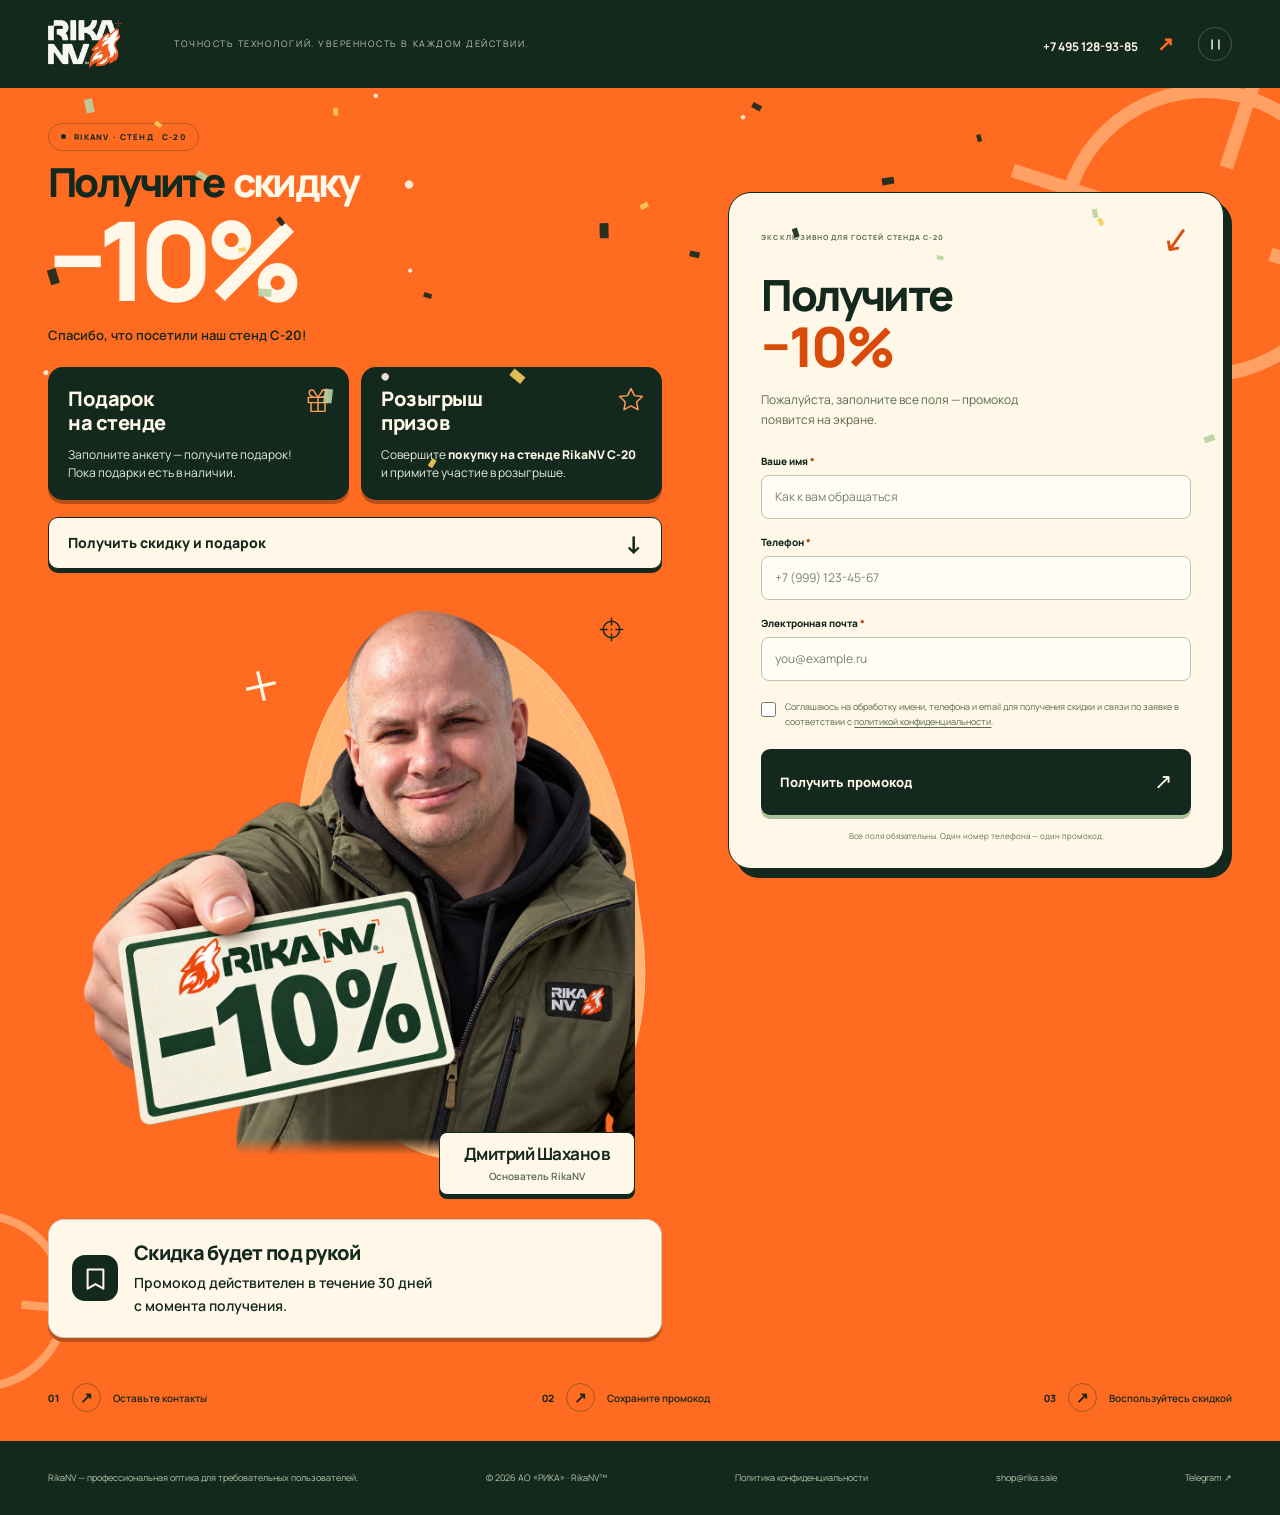
<file: index.html>
<!doctype html>
<html lang="ru">
<head>
  <meta charset="utf-8">
  <meta name="viewport" content="width=device-width, initial-scale=1">
  <meta name="theme-color" content="#ff6b21">
  <meta name="description" content="Скидка 10% от RikaNV для гостей стенда C-20. Заполните анкету и получите промокод, действительный в течение 30 дней с момента получения. Заполните анкету — получите подарок, пока подарки есть в наличии.">
  <title>Скидка −10% для гостей стенда C-20 — RikaNV</title>
  <link rel="icon" href="assets/logo.webp" type="image/webp">
  <link rel="stylesheet" href="assets/fonts.css">
  <link rel="stylesheet" href="celebration.css?v=reticle-v2">
  <link rel="stylesheet" href="founder.css?v=stand-c20-v14">
  <script src="config.js" defer></script>
  <script src="app.js?v=receipt-month-v13" defer></script>
  <script src="celebrate.js?v=fresh-v4" defer></script>
</head>
<body>
  <a class="skip" href="#discount">Перейти к форме</a>
  <div class="masthead"><header class="header"><a class="brand" href="#top" aria-label="RikaNV — начало страницы"><img src="assets/logo.webp" width="76" height="50" alt="RikaNV"></a><span class="header-note">ТОЧНОСТЬ ТЕХНОЛОГИЙ. УВЕРЕННОСТЬ В КАЖДОМ ДЕЙСТВИИ.</span><a class="header-phone" href="tel:+74951289385">+7 495 128-93-85 <span aria-hidden="true">↗︎</span></a><button class="motion-toggle" id="motion-toggle" type="button" aria-label="Остановить анимацию" aria-pressed="false" title="Остановить анимацию"><svg viewBox="0 0 20 20" aria-hidden="true"><path class="pause-symbol" d="M6 4v12M14 4v12"/><path class="play-symbol" d="m7 4 8 6-8 6Z"/></svg></button></header></div>
  <main id="top"><canvas id="confetti" aria-hidden="true"></canvas><div class="ambient-star ambient-star-one" aria-hidden="true"><svg class="reticle" viewBox="0 0 100 100" focusable="false"><circle cx="50" cy="50" r="33"/><path d="M50 3v31M50 66v31M3 50h31M66 50h31"/><circle class="reticle-dot" cx="50" cy="50" r="3.5"/></svg></div><div class="ambient-star ambient-star-two" aria-hidden="true"><svg class="reticle" viewBox="0 0 100 100" focusable="false"><circle cx="50" cy="50" r="33"/><path d="M50 3v31M50 66v31M3 50h31M66 50h31"/><circle class="reticle-dot" cx="50" cy="50" r="3.5"/></svg></div>
    <section class="hero" aria-labelledby="hero-title">
      <div class="hero-copy">
        <p class="eyebrow welcome-label"><span class="live-dot"></span> RIKANV · СТЕНД <span class="stand-number">C-20</span></p>
        <h1 id="hero-title"><span class="hooray">Получите <span class="hooray-accent">скидку</span></span><span class="hero-subtitle"><strong>−10%</strong></span></h1>
        <p class="stand-thanks">Спасибо, что посетили наш стенд <b class="stand-number">C-20</b>!</p>
        <div class="hero-perks" aria-label="Подарок и розыгрыш на стенде">
          <div class="hero-perk"><svg viewBox="0 0 32 32" fill="none" aria-hidden="true"><path d="M5 13h22v6H5zm3 6v10h16V19M16 13v16M16 13c-7 0-10-2-10-5a3 3 0 0 1 6-1l4 6Zm0 0c7 0 10-2 10-5a3 3 0 0 0-6-1l-4 6Z"/></svg><strong>Подарок<br>на стенде</strong><p>Заполните анкету — получите подарок!<br>Пока подарки есть в наличии.</p></div>
          <div class="hero-perk"><svg viewBox="0 0 32 32" fill="none" aria-hidden="true"><path d="m16 3 4 8 9 1-6.5 6.3L24 27l-8-4.3L8 27l1.5-8.7L3 12l9-1Z"/></svg><strong>Розыгрыш<br>призов</strong><p>Совершите <b>покупку на стенде RikaNV <span class="stand-number">C-20</span></b> и примите участие в розыгрыше.</p></div>
        </div>
        <a class="hero-cta" href="#discount">Получить скидку и подарок <span aria-hidden="true">↓</span></a>
        <figure class="founder-scene">
          <span class="founder-halo" aria-hidden="true"></span>
          <span class="founder-spark founder-spark-one" aria-hidden="true"><svg class="reticle" viewBox="0 0 100 100" focusable="false"><path d="M50 8v84M8 50h84"/></svg></span>
          <span class="founder-spark founder-spark-two" aria-hidden="true"><svg class="reticle" viewBox="0 0 100 100" focusable="false"><circle cx="50" cy="50" r="33"/><path d="M50 3v31M50 66v31M3 50h31M66 50h31"/><circle class="reticle-dot" cx="50" cy="50" r="3.5"/></svg></span>
          <a class="founder-offer" id="discount-ticket" href="https://rikasale.ru/" target="_blank" rel="noopener noreferrer" aria-label="Дмитрий Шаханов — открыть официальный сайт RikaNV в новой вкладке">
            <span class="founder-float"><img src="assets/dmitry-fresh-v4.webp" width="1254" height="1254" fetchpriority="high" alt="Дмитрий Шаханов с улыбкой протягивает вам карточку со скидкой 10%"><svg class="founder-card-art" viewBox="0 0 1254 1254" aria-hidden="true" focusable="false"><defs><clipPath id="card-logo-area"><polygon points="195,785 704,698 732,817 218,923"/></clipPath></defs><image href="assets/dmitry-correct-logo-v6.webp" width="1254" height="1254" clip-path="url(#card-logo-area)"/></svg></span>
          </a>
          <figcaption class="founder-signature"><strong>Дмитрий Шаханов</strong><span>Основатель RikaNV</span></figcaption>
        </figure>
        <div class="hero-description"><span class="discount-note-icon" aria-hidden="true"><svg viewBox="0 0 24 24" fill="none"><path d="M5 4h14v17l-7-4-7 4Z"/></svg></span><p><strong>Скидка будет под рукой</strong><span>Промокод действителен в течение 30 дней<br>с момента получения.</span></p></div>

      </div>
      <div class="form-column">
      <aside class="form-card" id="discount" aria-labelledby="form-title">
        <div class="form-topline"><span class="eyebrow">ЭКСКЛЮЗИВНО ДЛЯ ГОСТЕЙ СТЕНДА <span class="stand-number">C-20</span></span><span class="mini-cross" aria-hidden="true">↙︎</span></div>
        <div id="form-intro"><h2 id="form-title">Получите<br><em>−10%</em></h2><p>Пожалуйста, заполните все поля — промокод появится на экране.</p></div>
        <form id="lead-form" novalidate>
          <div class="field"><label for="name">Ваше имя <span>*</span></label><input id="name" name="name" autocomplete="given-name" placeholder="Как к вам обращаться" minlength="2" maxlength="80" required><span class="field-error" id="name-error"></span></div>
          <div class="field"><label for="phone">Телефон <span>*</span></label><input id="phone" name="phone" type="tel" inputmode="tel" autocomplete="tel" placeholder="+7 (999) 123-45-67" maxlength="24" required><span class="field-error" id="phone-error"></span></div>
          <div class="field"><label for="email">Электронная почта <span>*</span></label><input id="email" name="email" type="email" autocomplete="email" placeholder="you@example.ru" maxlength="160" required><span class="field-error" id="email-error"></span></div>

          <div class="honeypot" aria-hidden="true"><label>Сайт компании<input name="website" tabindex="-1" autocomplete="off"></label></div>
          <label class="consent"><input type="checkbox" id="consent" name="consent" required><span>Соглашаюсь на обработку имени, телефона и email для получения скидки и связи по заявке в соответствии с <a href="https://test.rika-nv.ru/privacy-policy/" target="_blank" rel="noopener">политикой конфиденциальности</a>.</span></label>
          <span class="field-error" id="consent-error"></span>
          <button class="button button-orange submit" type="submit"><span>Получить промокод</span><span aria-hidden="true">↗︎</span></button>
          <p class="form-status" id="form-status" role="status" aria-live="polite"></p>
          <p class="form-footnote">Все поля обязательны. Один номер телефона — один промокод.</p>
        </form>
        <div class="success" id="success" hidden tabindex="-1">
          <span class="success-icon" aria-hidden="true">✓</span><p class="eyebrow">ЗАЯВКА ПРИНЯТА</p><h2>Ваш промокод<br>на −10%</h2><p>Сохраните промокод и назовите его менеджеру вместе с телефоном из заявки. Промокод действителен в течение 30 дней с момента получения.</p>
          <div class="coupon"><span id="promo-code"></span><button type="button" id="copy-code" aria-label="Скопировать промокод">Скопировать <span aria-hidden="true">⧉</span></button></div>
          <p class="coupon-deadline" id="coupon-deadline"></p><p class="copy-status" id="copy-status" role="status"></p><p class="success-stand">Назовите промокод менеджеру RikaNV на стенде <span class="stand-number">C-20</span>.</p><p class="success-note">Покажите этот экран сотруднику и получите подарок на стенде <span class="stand-number">C-20</span>, пока подарки есть в наличии. Совершите покупку на стенде RikaNV <span class="stand-number">C-20</span> и примите участие в розыгрыше призов.</p>
          <button class="another-application" id="another-application" type="button">Заполнить форму для другого человека</button>
        </div>
        <noscript><p>Для отправки заявки включите JavaScript или позвоните <a href="tel:+74951289385">+7 495 128-93-85</a>.</p></noscript>
      </aside>

      </div>
    </section>
    <div class="conditions wrap"><span>01 <b>Оставьте контакты</b></span><span>02 <b>Сохраните промокод</b></span><span>03 <b>Воспользуйтесь скидкой</b></span></div>
  </main>
  <div class="footer-area"><footer class="footer wrap"><span class="footer-slogan">RikaNV — профессиональная оптика для требовательных пользователей.</span><span>© <span id="year">2026</span> АО «РИКА» · RikaNV™</span><a href="https://test.rika-nv.ru/privacy-policy/" target="_blank" rel="noopener">Политика конфиденциальности</a><a href="mailto:shop@rika.sale">shop@rika.sale</a><a href="https://t.me/clubRiKA" target="_blank" rel="noopener">Telegram ↗︎</a></footer></div>
</body>
</html>
</file>
<file: assets/fonts.css>
@font-face {
  font-family: 'Manrope';
  font-style: normal;
  font-weight: 400;
  font-display: swap;
  src: url(manrope-0.woff2) format('truetype');
}

@font-face {
  font-family: 'Manrope';
  font-style: normal;
  font-weight: 500;
  font-display: swap;
  src: url(manrope-1.woff2) format('truetype');
}

@font-face {
  font-family: 'Manrope';
  font-style: normal;
  font-weight: 600;
  font-display: swap;
  src: url(manrope-2.woff2) format('truetype');
}

@font-face {
  font-family: 'Manrope';
  font-style: normal;
  font-weight: 700;
  font-display: swap;
  src: url(manrope-3.woff2) format('truetype');
}

@font-face {
  font-family: 'Manrope';
  font-style: normal;
  font-weight: 800;
  font-display: swap;
  src: url(manrope-4.woff2) format('truetype');
}
</file>
<file: celebration.css>
:root{--orange:#ff6b21;--paper:#fff7e8;--ink:#14291e;--muted:#576a54;--line:#d5dacb}
*{box-sizing:border-box}html{scroll-behavior:smooth;scroll-padding-top:24px}body{margin:0;background:var(--orange);color:var(--ink);font:15px/1.6 Manrope,Arial,sans-serif;-webkit-font-smoothing:antialiased}h1,h2,p{margin:0}h1,h2{letter-spacing:-.065em;line-height:1.02;font-weight:800}a{color:inherit;text-decoration:none}button,input{font:inherit}button{cursor:pointer}button,a{touch-action:manipulation}img{display:block;max-width:100%}::selection{background:var(--ink);color:var(--paper)}:focus-visible{outline:3px solid #366d4c;outline-offset:5px}[hidden]{display:none!important}
.wrap,.header,.hero{width:min(1240px,calc(100% - 96px));margin:auto}.skip{position:fixed;top:-80px;left:12px;padding:12px;background:var(--paper);z-index:99}.skip:focus{top:12px}.eyebrow{font-size:9px;letter-spacing:.16em;font-weight:800;line-height:1.5}
.masthead{background:var(--ink);color:var(--paper)}.header{height:88px;display:flex;justify-content:space-between;align-items:center;gap:24px}.brand{width:74px;flex-shrink:0}.brand img{object-fit:contain}.header-note{font-size:9px;letter-spacing:.17em;color:#b8c5ac;margin-right:auto;margin-left:28px}.header-phone{font-size:12px;font-weight:700}.header-phone span{color:var(--orange);margin-left:17px;font-size:20px}.motion-toggle{width:34px;height:34px;border:1px solid #a9bd9155;background:transparent;color:#cfdbc2;border-radius:50%;display:grid;place-items:center;padding:8px;flex-shrink:0}.motion-toggle:hover{background:#ffffff13}.motion-toggle svg{width:17px;height:17px;fill:none;stroke:currentColor;stroke-width:2}.play-symbol{display:none}body.motion-paused .pause-symbol{display:none}body.motion-paused .play-symbol{display:block}
main{position:relative;isolation:isolate;overflow:clip}#confetti{position:absolute;inset:0;width:100%;height:100%;pointer-events:none;z-index:5}.ambient-star{position:absolute;pointer-events:none;color:#ffd8a9;font-family:Arial,sans-serif;z-index:-1;line-height:1;opacity:.5}.ambient-star-one{font-size:430px;right:-140px;top:-70px;transform:rotate(18deg)}.ambient-star-two{font-size:260px;left:-150px;bottom:10px;transform:rotate(5deg)}
.hero{display:grid;grid-template-columns:minmax(0,1.22fr) minmax(360px,1fr);gap:82px;padding:43px 0 45px;align-items:start}.hero-copy{min-width:0}.welcome-label{display:inline-flex;align-items:center;gap:8px;padding:7px 12px;border:1px solid #20402355;border-radius:30px;font-size:8px}.live-dot{width:5px;height:5px;border-radius:50%;background:var(--ink)}.hero h1{margin:10px 0 0}.hooray{font-size:116px;letter-spacing:-.08em;display:block;line-height:1.05}.exclamation{display:inline-block;transform:rotate(9deg);transform-origin:50% 85%}.hero-subtitle{font-size:47px;letter-spacing:-.065em;display:block;color:var(--paper);margin:0 0 5px}
.ticket-wrap{position:relative;margin:29px 0 28px;padding:10px 15px 10px 5px;perspective:1000px}.ticket-float{transform:rotate(-5deg)}.discount-ticket{position:relative;display:flex;background:var(--paper);border-radius:17px;min-height:229px;box-shadow:7px 9px 0 var(--ink);transform:rotateX(var(--tilt-x,0deg)) rotateY(var(--tilt-y,0deg));transition:transform .25s ease-out;will-change:transform}.discount-ticket:before,.discount-ticket:after{content:'';width:20px;height:20px;border-radius:50%;background:var(--orange);position:absolute;left:calc(100% - 105px);z-index:1}.discount-ticket:before{top:-10px}.discount-ticket:after{bottom:-10px}.ticket-main{flex:1;min-width:0;padding:23px 25px 16px}.ticket-kicker{display:block;font-size:8px;font-weight:800;letter-spacing:.2em}.giant-discount{display:block;font-size:140px;line-height:1.07;letter-spacing:-.1em;font-weight:800;white-space:nowrap;margin-left:-6px}.giant-discount>span{font-size:.55em;letter-spacing:-.09em;display:inline-block;margin-left:4px}.ticket-bottom{border-top:1px solid #b9c1aa;padding-top:10px;font-size:6.5px;font-weight:700;letter-spacing:.08em;display:flex;justify-content:space-between;align-items:center;gap:10px}.ticket-bottom>span{font-size:19px;line-height:1}.ticket-stub{width:95px;flex-shrink:0;border-left:1.5px dashed #91a082;display:flex;flex-direction:column;align-items:center;justify-content:center;text-align:center;padding:20px 10px}.ticket-stub .stub-top{font-size:8px;font-weight:800;letter-spacing:.14em;line-height:1.4;color:#6c7d5c}.ticket-stub strong{font-size:57px;font-weight:700;line-height:1.3;letter-spacing:-.07em}.ticket-stub>span:last-child{font-size:7px;letter-spacing:.1em;line-height:1.5;font-weight:600}.ticket-stamp{position:absolute;right:-4px;top:-13px;width:94px;height:94px;background:var(--ink);color:var(--paper);display:grid;place-items:center;clip-path:polygon(50% 0%,59% 9%,71% 4%,76% 16%,90% 16%,90% 30%,100% 36%,94% 50%,100% 64%,90% 70%,90% 84%,76% 84%,71% 96%,59% 91%,50% 100%,41% 91%,29% 96%,24% 84%,10% 84%,10% 70%,0% 64%,6% 50%,0% 36%,10% 30%,10% 16%,24% 16%,29% 4%,41% 9%);transform:rotate(14deg)}.ticket-stamp>span{font-size:15px;letter-spacing:-.03em;line-height:1.2;font-weight:800;text-align:center}.hero-description{font-size:12px;font-weight:600;line-height:1.8;margin-top:7px}
.gift-note{background:var(--ink);color:var(--paper);border-radius:16px;display:flex;align-items:flex-start;gap:16px;padding:21px 23px;margin-top:24px;box-shadow:0 4px 0 #bc4e17}.gift-icon{width:31px;flex-shrink:0;color:var(--orange);padding-top:3px}.gift-icon svg{width:31px;height:31px}.gift-heading{font-size:17px;display:block;font-weight:800;letter-spacing:-.03em;margin-bottom:5px}.gift-note p{font-size:12px;line-height:1.7;max-width:340px}.gift-note small{font-size:9px;line-height:1.7;color:#b3c2a5;display:block;margin-top:10px}.hero-cta{display:none}
.form-card{position:relative;background:var(--paper);color:var(--ink);padding:28px 32px 26px;border:1px solid var(--ink);border-radius:23px;box-shadow:8px 9px 0 var(--ink);margin:46px 8px 0 0;scroll-margin-top:28px;min-width:0}.form-topline{display:flex;justify-content:space-between;align-items:center;gap:16px;margin-bottom:17px}.form-topline>.eyebrow{font-size:7px;letter-spacing:.15em;color:#637659}.mini-cross{color:#d75111;font-size:35px;line-height:1;transform:rotate(-10deg)}.form-card h2{font-size:43px;font-weight:800;line-height:1.04;letter-spacing:-.06em}.form-card h2 em{font-style:normal;color:#d84b08;font-size:1.28em}.form-card #form-intro>p{font-size:12px;line-height:1.7;color:#59694f;margin:15px 0 22px;max-width:300px}.field{margin-bottom:15px}.field label{display:block;font-size:10px;font-weight:800;margin-bottom:6px}.field label>span{color:#b43d0b}.field input{width:100%;height:44px;border:1px solid #bbc6ad;background:#fffdf6;border-radius:8px;padding:10px 13px;font-size:12px;color:var(--ink);transition:border-color .2s,box-shadow .2s}.field input::placeholder{color:#778368}.field input:focus{outline:none;border-color:#e76626;box-shadow:0 0 0 3px #ff6b2128}.field input[aria-invalid=true]{border-color:#a92e17}.consent{display:flex;align-items:flex-start;gap:9px;font-size:9px;line-height:1.65;color:#57684d;cursor:pointer;margin-top:19px}.consent input{width:15px;height:15px;flex-shrink:0;margin:2px 0 0;accent-color:var(--ink);cursor:pointer}.consent a{text-decoration:underline;text-underline-offset:2px}.button{display:inline-flex;justify-content:space-between;align-items:center;gap:20px;min-height:53px;border:0;border-radius:9px;padding:15px 19px;font-size:13px;font-weight:800;transition:transform .2s,box-shadow .2s,background .2s}.button-orange{color:var(--paper);background:var(--ink);box-shadow:0 4px 0 #abc09a}.button-orange:hover{background:#25472d;transform:translateY(-2px);box-shadow:0 6px 0 #abc09a}.button-orange:active{transform:translateY(2px);box-shadow:0 2px 0 #abc09a}.submit{width:100%;margin-top:20px}.submit>span:last-child{font-size:22px;font-weight:400}.submit:disabled{opacity:.65;cursor:wait;transform:none}.form-footnote{text-align:center;font-size:8px;color:#607252;line-height:1.7;margin:14px 0 0}.field-error{font-size:10px;color:#a12e1a;line-height:1.5;display:block}.field-error:not(:empty){margin-top:5px}.form-status{font-size:11px;color:#9d301c;line-height:1.7}.form-status:not(:empty){margin-top:14px}.honeypot{position:absolute;left:-10000px;top:0;width:1px;height:1px;overflow:hidden}
.success{padding:12px 0 25px}.success .eyebrow{margin:25px 0 12px}.success-icon{display:grid;place-items:center;width:60px;height:60px;background:#dbebcc;color:#234e2b;border-radius:50%;font-size:30px}.success h2{margin-bottom:22px}.success>p:not(.eyebrow){font-size:13px;color:#596b4e;line-height:1.8}.coupon{border:1px dashed #718360;border-radius:8px;padding:16px 12px;display:flex;justify-content:space-between;align-items:center;gap:10px;margin:23px 0 12px;flex-wrap:wrap}.coupon>span{font-size:18px;font-weight:800;overflow-wrap:anywhere}.coupon button{border:0;background:none;padding:6px 0;color:var(--ink);font-size:10px;font-weight:700}.coupon button:disabled{opacity:.5;cursor:default}.coupon-deadline{font-size:12px!important;border-bottom:1px solid #bec9b1;padding-bottom:14px;margin-bottom:5px}.coupon-deadline.expired{color:#a23920!important}.copy-status{font-size:10px!important;min-height:18px}.success .success-stand{font-weight:800;color:var(--ink);margin:20px 0 12px}.success .success-note{font-size:11px!important}
.conditions{display:flex;justify-content:space-between;align-items:center;gap:24px;padding:0 0 29px}.conditions>span{display:flex;align-items:center;gap:12px;font-size:10px;font-weight:800;font-variant-numeric:tabular-nums}.conditions>span:before{content:'\2197\FE0E';width:27px;height:27px;border:1px solid #20402370;border-radius:50%;display:grid;place-items:center;order:1;font-size:15px}.conditions b{font-size:10px;font-weight:600;order:2}.footer-area{background:var(--ink);color:#b8c8ab}.footer{display:flex;align-items:center;justify-content:space-between;gap:20px;min-height:74px;padding:23px 0;font-size:9px}.footer a:hover{color:var(--orange)}
body.motion-ready .ticket-float{animation:float-ticket 5s ease-in-out infinite}body.motion-ready .ticket-stamp{animation:stamp-rock 5s ease-in-out infinite}body.motion-ready .exclamation{animation:hello .8s cubic-bezier(.2,.8,.2,1) both}body.motion-ready .form-card{animation:arrive .65s .1s cubic-bezier(.2,.8,.2,1) backwards}body.motion-paused *{animation-play-state:paused!important}body.motion-paused .discount-ticket{transform:none!important}
@keyframes float-ticket{0%,100%{transform:translateY(0) rotate(-5deg)}50%{transform:translateY(-7px) rotate(-3.5deg)}}@keyframes stamp-rock{0%,100%{transform:rotate(14deg)}50%{transform:rotate(8deg)}}@keyframes hello{0%{transform:rotate(-16deg) scale(.8);opacity:0}70%{transform:rotate(14deg) scale(1.08)}100%{transform:rotate(9deg);opacity:1}}@keyframes arrive{from{opacity:0;transform:translateY(22px)}to{opacity:1;transform:translateY(0)}}
@media(max-width:1150px){.wrap,.header,.hero{width:calc(100% - 64px)}.hero{gap:45px;grid-template-columns:1.1fr 1fr}.hooray{font-size:104px}.hero-subtitle{font-size:40px}.giant-discount{font-size:114px}.ticket-main{padding-inline:20px}.discount-ticket{min-height:208px}.ticket-stub{width:77px}.discount-ticket:before,.discount-ticket:after{left:calc(100% - 87px)}.ticket-stamp{width:82px;height:82px;right:-10px;top:-19px}.ticket-stamp>span{font-size:13px}.ticket-bottom{font-size:5px;letter-spacing:0}.form-card{padding:27px}.form-card h2{font-size:39px}.gift-note{padding:20px;gap:12px}.gift-note p{font-size:11px}.header-note{margin-left:10px;font-size:8px}}
@media(max-width:900px){.wrap,.header,.hero{width:calc(100% - 48px)}.hero{gap:30px}.form-card{padding:24px;margin-top:40px}.form-card h2{font-size:36px}.hooray{font-size:91px}.hero-subtitle{font-size:34px}.giant-discount{font-size:100px}.ticket-stub{width:64px}.ticket-main{padding:21px 16px 15px}.discount-ticket{min-height:186px}.discount-ticket:before,.discount-ticket:after{left:calc(100% - 74px)}.ticket-stub strong{font-size:47px}.ticket-stamp{width:74px;height:74px;right:-5px}.gift-note{padding:17px}.gift-icon,.gift-icon svg{width:25px;height:25px}.gift-heading{font-size:15px}.hero-description{font-size:11px}.header-note{display:none}.header-phone{margin-left:auto}.hero .eyebrow{font-size:7px}.conditions{gap:15px}.conditions b{font-size:9px}.conditions>span{gap:8px}.conditions>span:before{width:23px;height:23px}}
@media(max-width:760px){.hero{grid-template-columns:1fr;max-width:560px;gap:35px;padding:30px 0}.header{height:77px}.brand{width:67px}.brand img{height:45px;width:67px}.header-phone{font-size:11px}.motion-toggle{width:30px;height:30px;padding:6px}.header{gap:18px}.hero h1{margin-top:12px}.hooray{font-size:109px}.hero-subtitle{font-size:43px}.hero .eyebrow{font-size:8px}.ticket-wrap{margin:30px 0 29px;padding-right:18px}.giant-discount{font-size:144px}.ticket-main{padding:23px 24px 17px}.discount-ticket{min-height:230px}.ticket-stub{width:85px}.discount-ticket:before,.discount-ticket:after{left:calc(100% - 95px)}.ticket-stub strong{font-size:57px}.ticket-stamp{width:91px;height:91px;right:0;top:-18px}.ticket-stamp>span{font-size:15px}.ticket-bottom{font-size:6px}.hero-description{font-size:12px}.gift-note{padding:21px;gap:16px;margin-top:21px}.gift-icon,.gift-icon svg{width:30px;height:30px}.gift-heading{font-size:18px}.gift-note p{font-size:13px;max-width:none}.gift-note small{font-size:10px}.hero-cta{display:flex;align-items:center;justify-content:space-between;gap:20px;margin-top:19px;font-size:13px;font-weight:800;border-bottom:1px solid #29442670;padding:5px 0 10px}.hero-cta>span{font-size:24px}.form-card{padding:30px;margin:0 8px 0 0;width:calc(100% - 8px)}.form-card h2{font-size:45px}.form-card #form-intro>p{font-size:13px;margin-bottom:24px}.field input{height:49px;font-size:16px}.field label{font-size:11px}.field{margin-bottom:18px}.consent{font-size:10px}.form-footnote{font-size:9px}.conditions{max-width:560px;padding:9px 0 28px;flex-wrap:wrap;justify-content:flex-start;gap:15px 30px}.conditions b{font-size:10px}.footer{max-width:560px;justify-content:flex-start;flex-wrap:wrap;gap:15px 25px;padding:26px 0}.footer>span{width:100%}.ambient-star-one{font-size:350px;right:-190px;top:0}.ambient-star-two{display:none}}
@media(max-width:480px){.wrap,.header,.hero{width:calc(100% - 40px)}.header{gap:13px}.header-phone{font-size:9px}.header-phone span{margin-left:7px;font-size:16px}.brand{width:61px}.brand img{height:40px;width:61px}.motion-toggle{width:28px;height:28px}.hero{padding-top:26px;gap:29px}.hooray{font-size:98px}.hero-subtitle{font-size:38px}.ticket-wrap{margin-top:26px;padding:7px 15px 7px 1px}.giant-discount{font-size:109px;margin-left:-4px}.discount-ticket{min-height:186px;border-radius:12px;box-shadow:5px 7px 0 var(--ink)}.ticket-main{padding:19px 18px 13px}.ticket-kicker{font-size:6px;letter-spacing:.15em}.ticket-stub{width:66px;padding-inline:6px}.ticket-stub .stub-top{font-size:6px}.ticket-stub strong{font-size:44px}.ticket-stub>span:last-child{font-size:6px}.discount-ticket:before,.discount-ticket:after{width:16px;height:16px;left:calc(100% - 74px)}.discount-ticket:before{top:-8px}.discount-ticket:after{bottom:-8px}.ticket-bottom{font-size:4.8px;gap:4px;letter-spacing:0;padding-top:9px}.ticket-bottom>span{font-size:16px}.ticket-stamp{width:73px;height:73px;right:-2px;top:-20px}.ticket-stamp>span{font-size:12px}.hero-description{font-size:11px;line-height:1.9}.gift-note{padding:18px;gap:12px;border-radius:13px}.gift-note p{font-size:11px}.gift-heading{font-size:16px}.gift-note small{font-size:9px}.gift-icon,.gift-icon svg{width:25px;height:25px}.hero-cta{font-size:12px}.form-card{padding:26px 22px 24px;border-radius:17px;box-shadow:6px 7px 0 var(--ink);margin-right:6px;width:calc(100% - 6px)}.form-card h2{font-size:41px}.form-topline>.eyebrow{font-size:6px}.mini-cross{font-size:30px}.form-card #form-intro>p{font-size:12px}.conditions{display:grid;grid-template-columns:1fr;gap:13px}.conditions>span{gap:11px}.conditions>span:before{width:25px;height:25px}.coupon>span{font-size:16px}.success h2{font-size:37px}}
@media(max-width:359px){.wrap,.header,.hero{width:calc(100% - 32px)}.header-phone{font-size:8px}.header{gap:9px}.hooray{font-size:85px}.hero-subtitle{font-size:32px}.giant-discount{font-size:91px}.ticket-main{padding-inline:14px}.ticket-stub{width:57px}.discount-ticket{min-height:166px}.ticket-stub strong{font-size:37px}.discount-ticket:before,.discount-ticket:after{left:calc(100% - 65px)}.ticket-bottom{font-size:4px}.ticket-stamp{width:66px;height:66px}.ticket-stamp>span{font-size:11px}.gift-note{padding:16px;gap:10px}.gift-note p{font-size:10px}.gift-note small{font-size:8px}.form-card{padding:23px 18px}.form-card h2{font-size:36px}.hero-description{font-size:10px}.form-footnote{font-size:8px}}
@media(prefers-reduced-motion:reduce){html{scroll-behavior:auto}*,*:before,*:after{animation:none!important;transition:none!important}.discount-ticket{transform:none!important}#confetti{display:none}.motion-toggle{display:none}}

body.motion-paused .form-card{animation:none!important;opacity:1;transform:none}

.stand-thanks{font-size:14px;font-weight:600;margin-top:13px;line-height:1.6}.ticket-stamp{top:-34px}@media(max-width:480px){.stand-thanks{font-size:12px;margin-top:12px}}
</file>
<file: founder.css>
/* Founder handing the offer toward the visitor. */
.hero{gap:66px;padding-top:34px}
.hooray{font-size:90px}
.hero-subtitle{font-size:42px}
.founder-scene{position:relative;isolation:isolate;z-index:6;width:min(100%,560px);aspect-ratio:1;margin:26px auto 64px}
.founder-halo{position:absolute;z-index:-1;inset:5% 0 0 40%;border-radius:50% 50% 38% 38%;background:#ffb777;transform:rotate(-8deg);border:1px solid #ffd8ad80}
.founder-halo:after{content:"";position:absolute;inset:12px;border:1px dashed #fff7e860;border-radius:inherit}
.founder-offer{display:block;position:absolute;inset:0;border-radius:14px}
.founder-offer:focus-visible{outline-offset:4px}
.founder-float{display:block;position:relative;top:0;width:100%;-webkit-mask-image:linear-gradient(#000 97%,transparent 100%);mask-image:linear-gradient(#000 97%,transparent 100%)}
.founder-float img{width:100%;height:auto}
/* Restrict the corrected artwork to the coupon; preserve the original portrait. */
.founder-card-art{position:absolute;inset:0;display:block;width:100%;height:100%;pointer-events:none}
.founder-badge{position:absolute;left:6%;top:7%;pointer-events:none;background:var(--paper);border:1px solid var(--ink);box-shadow:0 4px 0 var(--ink);border-radius:50%;width:82px;height:82px;display:flex;flex-direction:column;justify-content:center;align-items:center;gap:5px;text-align:center;font-size:13px;font-weight:800;line-height:1.15}
.founder-badge-label{display:block}
.founder-badge svg{display:block;width:19px;height:19px;flex-shrink:0}
.founder-signature{position:absolute;bottom:-40px;right:0;max-width:100%;text-align:center;background:var(--paper);border:1px solid var(--ink);box-shadow:0 4px 0 var(--ink);padding:10px 24px;border-radius:8px;pointer-events:none}
.founder-signature strong{display:block;font-size:17px;letter-spacing:-.03em;line-height:1.35}
.founder-signature>span{display:block;font-size:10px;font-weight:600;margin-top:2px;color:var(--muted)}
.founder-spark{position:absolute;pointer-events:none;z-index:1;color:var(--paper);line-height:1}
.founder-spark-one{font-size:36px;top:13%;left:30%;transform:rotate(-13deg)}
.founder-spark-two{font-size:25px;top:4%;right:2%;color:var(--ink)}
.hero-description{display:flex;align-items:center;gap:16px;width:100%;margin:0 auto;padding:20px 23px;background:var(--paper);border:1px solid #14291e35;border-radius:16px;box-shadow:0 4px 0 #bc4e17;text-align:left}
.hero-description strong{display:block;font-size:20px;line-height:1.3;letter-spacing:-.035em;font-weight:800;margin-bottom:5px}
.hero-description p>span{display:block;font-size:14px;line-height:1.65;font-weight:600}
.hero-description b{font-weight:800}
.discount-note-icon{display:grid;place-items:center;width:46px;height:46px;flex-shrink:0;border-radius:13px;background:var(--ink);color:var(--paper)}
.discount-note-icon svg{width:27px;height:27px;stroke:currentColor;stroke-width:1.8;stroke-linecap:round;stroke-linejoin:round}
.form-card{margin-top:70px}
.form-column{min-width:0}
.form-column .gift-note{margin-right:8px}
.another-application{display:block;margin:22px 0 0;padding:8px 0;border:0;background:none;color:var(--muted);text-align:left;text-decoration:underline;text-underline-offset:3px;font-size:10px;line-height:1.5}
.another-application:hover{color:var(--ink)}
/* Move in whole pixels; scaling and 3D compositing soften facial detail. */
body.motion-ready .founder-float{animation:founder-offer 6s steps(4,end) infinite}
body.motion-ready .founder-badge{animation:founder-badge 6s ease-in-out infinite}
body.motion-ready .founder-spark-one{animation:founder-spark 9s ease-in-out infinite}
body.motion-paused .founder-offer{transform:none!important}
@keyframes founder-offer{0%,100%{top:0}50%{top:-4px}}
@keyframes founder-badge{0%,100%{transform:translateY(0)}50%{transform:translateY(-3px)}}
@keyframes founder-spark{0%,100%{transform:rotate(-13deg) scale(1)}50%{transform:rotate(14deg) scale(.86)}}
@media(min-width:1100px){.gift-note{margin-top:22px}}
@media(max-width:1150px){.hero{gap:40px}.hooray{font-size:82px}.hero-subtitle{font-size:37px}.founder-signature{padding:9px 20px}.founder-signature strong{font-size:15px}.hero-description{gap:13px;padding:18px}.hero-description strong{font-size:18px}.hero-description p>span{font-size:13px}}
@media(max-width:900px){.hero{gap:28px}.hooray{font-size:76px}.hero-subtitle{font-size:32px}.founder-badge{width:64px;height:64px;font-size:11px;gap:4px}.founder-badge svg{width:17px;height:17px}.founder-signature strong{font-size:14px}.founder-signature>span{font-size:9px}.form-card{margin-top:60px}.hero-description{gap:11px;padding:16px}.hero-description strong{font-size:16px}.hero-description p>span{font-size:12px}.discount-note-icon{width:36px;height:36px;border-radius:10px}.discount-note-icon svg{width:23px;height:23px}.founder-spark-one{font-size:28px}}
@media(max-width:760px){.hero{gap:28px;padding-top:27px}.hooray{font-size:87px}.hero-subtitle{font-size:37px}.founder-scene{margin-top:26px}.founder-signature{padding:9px 20px}.founder-signature strong{font-size:16px}.founder-signature>span{font-size:10px}.founder-badge{width:74px;height:74px;font-size:12px}.form-card{margin-top:0}.hero-description{padding:19px;gap:14px}.hero-description strong{font-size:19px}.hero-description p>span{font-size:14px}.discount-note-icon{width:42px;height:42px}}
@media(max-width:480px){.hooray{font-size:78px}.hero-subtitle{font-size:34px}.founder-scene{margin-top:25px;margin-bottom:62px}.founder-signature{padding:8px 16px}.founder-signature strong{font-size:14px}.founder-signature>span{font-size:9px}.founder-badge{width:60px;height:60px;font-size:10px;gap:3px;top:5%;left:4%}.founder-badge svg{width:16px;height:16px}.founder-spark-one{font-size:26px;left:29%;top:10%}.founder-spark-two{font-size:19px;right:1%;top:1%}.stand-thanks{font-size:11px}.hero-description{padding:17px 16px;gap:12px}.hero-description strong{font-size:18px}.hero-description p>span{font-size:13px}.discount-note-icon{width:36px;height:40px}}
@media(max-width:359px){.hooray{font-size:70px}.hero-subtitle{font-size:30px}.founder-signature strong{font-size:12px}.founder-signature>span{font-size:8px}.founder-badge{width:54px;height:54px;font-size:9px;gap:2px}.hero-description{gap:10px;padding:16px 13px}.hero-description strong{font-size:16px}.hero-description p>span{font-size:12px}}
@media(prefers-reduced-motion:reduce){body.motion-ready .founder-float,body.motion-ready .founder-badge,body.motion-ready .founder-spark-one{animation:none}.founder-offer{transform:none!important}}

/* All three reasons to register are visible before the portrait on a phone. */
.hooray{font-size:40px;line-height:1.05;letter-spacing:-.065em}
.hero-subtitle{display:flex;align-items:baseline;gap:14px;font-size:30px;line-height:1;letter-spacing:-.05em;margin-top:0}
.hero-subtitle strong{font-size:110px;line-height:1.02;letter-spacing:-.08em;font-weight:800}
.stand-thanks{margin-top:10px;font-size:13px}
.stand-number{white-space:nowrap}
.hero-perks{display:grid;grid-template-columns:repeat(2,minmax(0,1fr));gap:12px;margin-top:22px}
.hero-perk{position:relative;min-width:0;padding:20px 20px 17px;background:var(--ink);color:var(--paper);border-radius:15px;box-shadow:0 4px 0 #bc4e17}
.hero-perk svg{position:absolute;right:17px;top:19px;width:28px;height:28px;stroke:#ff9c57;stroke-width:1.7;stroke-linejoin:round;stroke-linecap:round}
.hero-perk>strong{display:block;padding-right:26px;font-size:20px;font-weight:800;line-height:1.18;letter-spacing:-.025em}
.hero-perk p{font-size:12px;line-height:1.55;margin-top:11px;color:#e6eedc}
.hero-perk b{font-weight:800;color:var(--paper)}
.hero-cta{display:flex;align-items:center;justify-content:space-between;gap:12px;min-height:52px;margin-top:17px;padding:13px 19px;background:var(--paper);border:1px solid var(--ink);border-radius:10px;box-shadow:0 4px 0 var(--ink);font-size:14px;line-height:1.3;font-weight:800;transition:background .2s,box-shadow .2s}
.hero-cta>span{font-size:24px;line-height:1}
.hero-cta:hover{background:#fffdf6;box-shadow:0 5px 0 var(--ink)}
@media(min-width:761px){.form-card{position:sticky;top:25px}.form-column{height:100%}}
@media(max-width:1150px){.hero-subtitle{font-size:27px;gap:10px}.hero-subtitle strong{font-size:99px}.hero-perk{padding:17px 15px}.hero-perk>strong{font-size:18px}.hero-perk svg{right:13px;top:17px;width:24px;height:24px}.hero-perk p{font-size:11px}}
@media(max-width:900px){.hooray{font-size:34px}.hero-subtitle{font-size:24px;gap:9px}.hero-subtitle strong{font-size:86px}.hero-perks{gap:9px;margin-top:19px}.hero-perk{padding:15px 12px}.hero-perk>strong{font-size:16px;padding-right:19px}.hero-perk svg{width:20px;height:20px;right:10px;top:15px}.hero-perk p{font-size:10px}.hero-cta{font-size:12px;padding-inline:14px}.stand-thanks{font-size:11px}}
@media(max-width:760px){.hero{padding-top:23px}.hooray{font-size:36px}.hero-subtitle{font-size:29px;gap:12px}.hero-subtitle strong{font-size:103px}.hero-perk{padding:18px 16px}.hero-perk>strong{font-size:19px;padding-right:27px}.hero-perk svg{width:25px;height:25px;top:18px;right:13px}.hero-perk p{font-size:12px}.hero-cta{font-size:14px;margin-top:16px;min-height:54px}.stand-thanks{font-size:12px}.hero-perks{gap:11px;margin-top:18px}}
@media(max-width:480px){.hooray{font-size:32px}.hero-subtitle{font-size:24px;gap:10px}.hero-subtitle strong{font-size:90px}.hero-perks{gap:10px;margin-top:17px}.hero-perk{padding:16px 12px}.hero-perk>strong{font-size:17px;padding-right:0}.hero-perk svg{width:21px;height:21px;right:10px;top:16px}.hero-perk p{font-size:11px;margin-top:10px;line-height:1.5}.hero-cta{font-size:13px;min-height:52px;margin-top:15px}.stand-thanks{font-size:11px;margin-top:10px}}
@media(max-width:359px){.hooray{font-size:28px}.hero-subtitle{font-size:21px;gap:8px}.hero-subtitle strong{font-size:78px}.hero-perks{gap:8px}.hero-perk{padding:14px 10px}.hero-perk>strong{font-size:15px}.hero-perk svg{width:17px;height:17px;top:14px;right:8px}.hero-perk p{font-size:10px;line-height:1.55}.hero-cta{font-size:12px;min-height:50px}.stand-thanks{font-size:10px}}
/* Прицельная сетка вместо символов ✳ и ✦: на iPhone они превращались в цветные эмодзи. */
.reticle{display:block;width:1em;height:1em;fill:none;stroke:currentColor;stroke-width:3.2;overflow:visible}
.reticle-dot{fill:currentColor;stroke:none}
.founder-spark-one .reticle{stroke-width:9}
.founder-spark-two .reticle{stroke-width:6}
body{font-variant-emoji:text}
/* Заголовок в две строки: «Получите скидку», ниже крупно −10%. */
.hooray-accent{color:var(--paper)}
.hooray{word-spacing:.1em}
</file>
